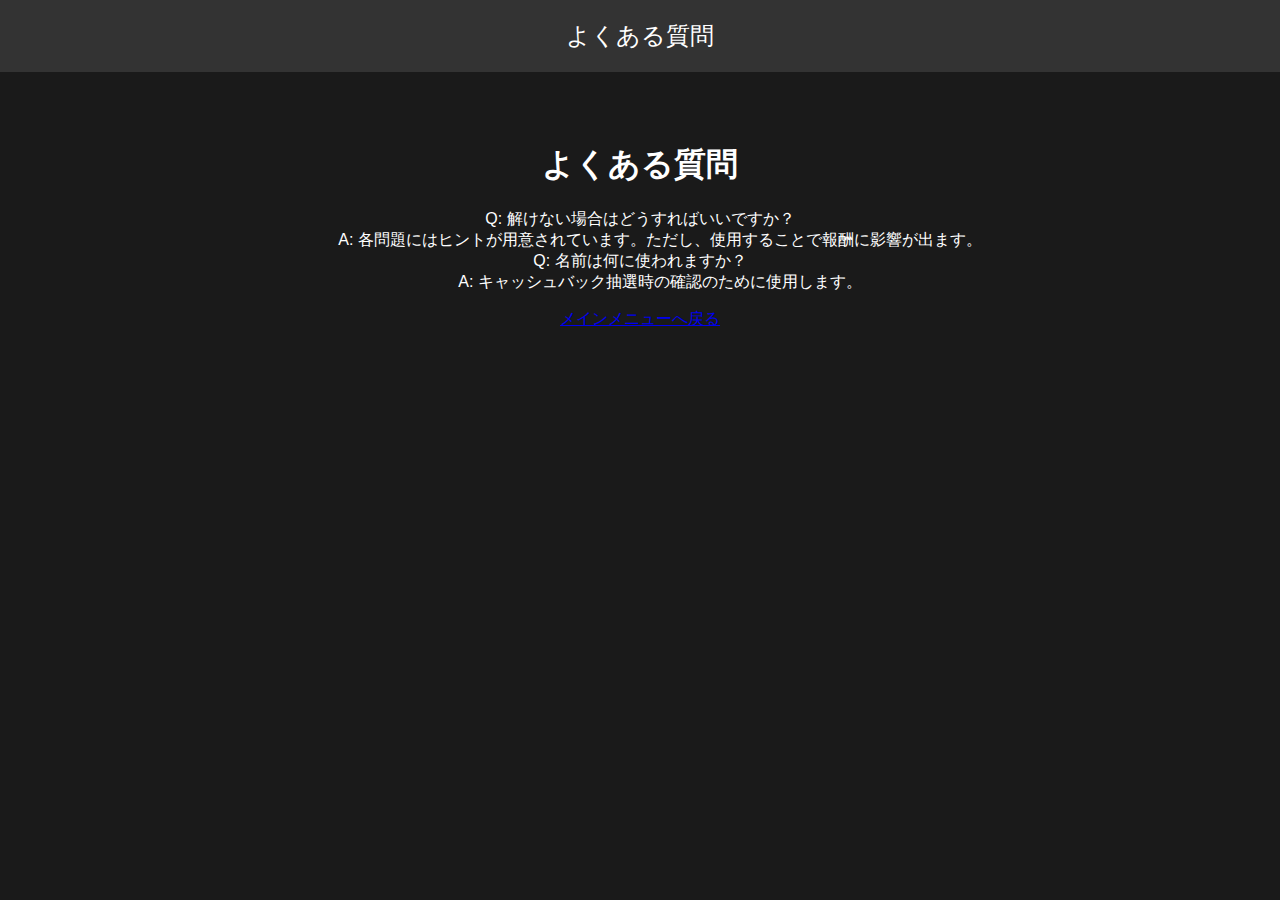
<file: faq.html>
<!DOCTYPE html>
<html lang="ja">
<head>
    <meta charset="UTF-8">
    <meta name="viewport" content="width=device-width, initial-scale=1.0">
    <title>よくある質問</title>
    <link rel="stylesheet" href="styles.css">
</head>
<body>
    <header>よくある質問</header>
    <main>
        <h1>よくある質問</h1>
        <dl>
            <dt>Q: 解けない場合はどうすればいいですか？</dt>
            <dd>A: 各問題にはヒントが用意されています。ただし、使用することで報酬に影響が出ます。</dd>
            <dt>Q: 名前は何に使われますか？</dt>
            <dd>A: キャッシュバック抽選時の確認のために使用します。</dd>
        </dl>
        <a href="index.html">メインメニューへ戻る</a>
    </main>
</body>
</html>
</file>
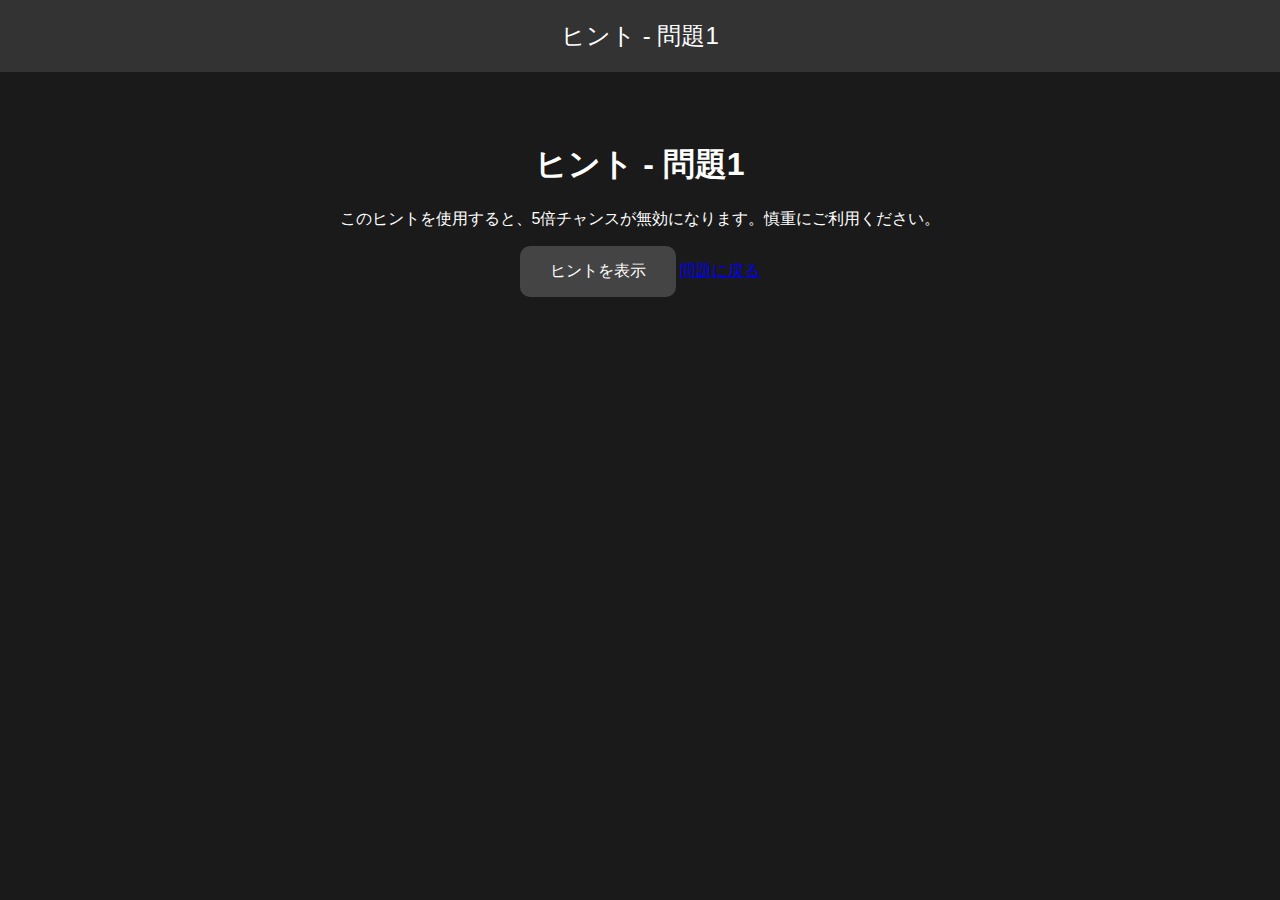
<file: hint1.html>
<!DOCTYPE html>
<html lang="ja">
<head>
    <meta charset="UTF-8">
    <meta name="viewport" content="width=device-width, initial-scale=1.0">
    <title>ヒント - 問題1</title>
    <link rel="stylesheet" href="styles.css">
</head>
<body>
    <header>ヒント - 問題1</header>
    <main>
        <h1>ヒント - 問題1</h1>
        <p>このヒントを使用すると、5倍チャンスが無効になります。慎重にご利用ください。</p>
        <button id="revealHint">ヒントを表示</button>
        <div id="hintContent" style="margin-top: 20px; display: none;">
            <p>ここに問題1の具体的なヒントを記載します。</p>
        </div>
        <a href="question1.html">問題に戻る</a>
    </main>
    <script>
        document.getElementById('revealHint').addEventListener('click', function() {
            // ヒント表示
            document.getElementById('hintContent').style.display = 'block';
            // ヒント利用を記録
            localStorage.setItem('hint_used_question1', 'true');
            alert('ヒントを使用しました。この問題の5倍チャンスは無効になります。');
        });
    </script>
</body>
</html>
</file>
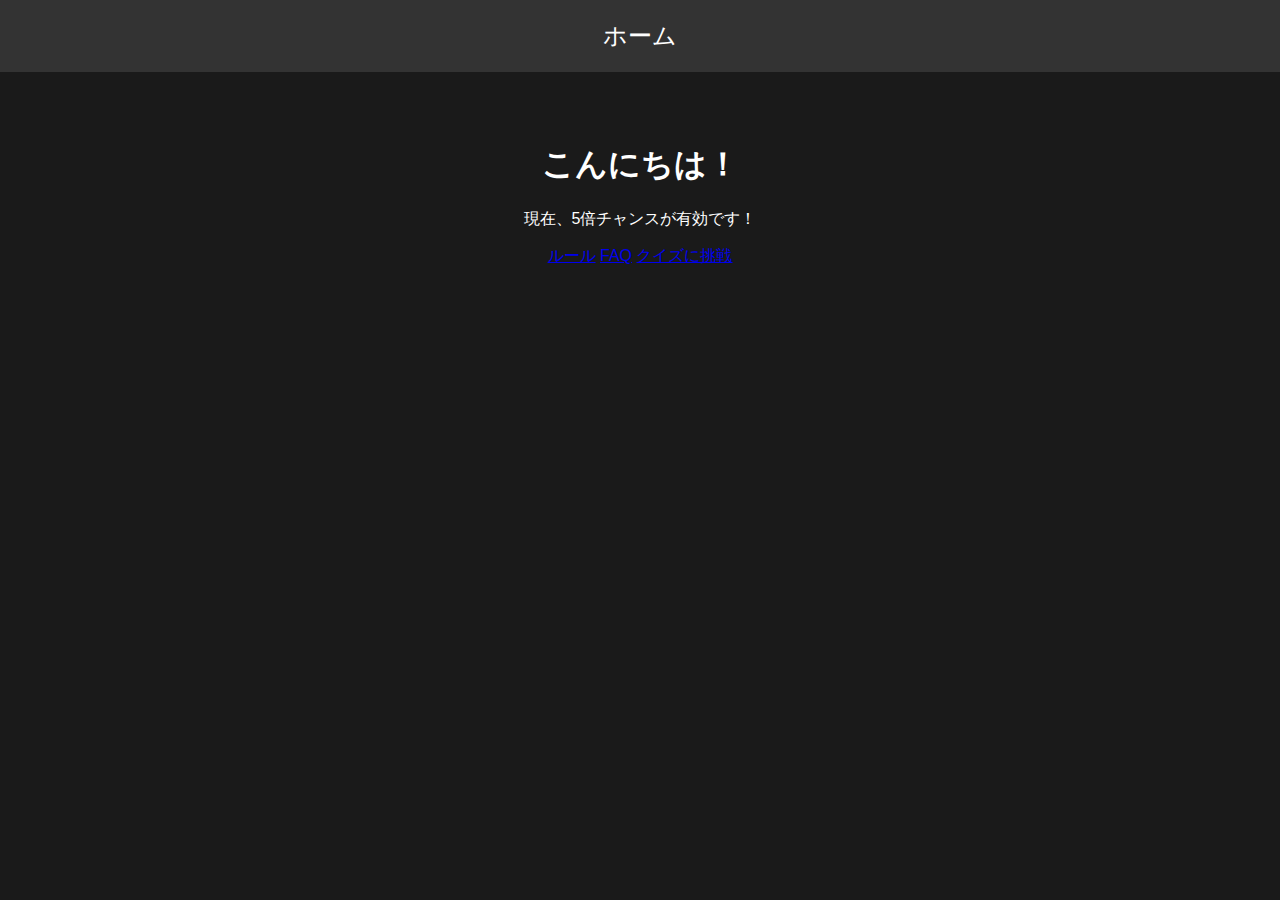
<file: home.html>
<!DOCTYPE html>
<html lang="ja">
<head>
    <meta charset="UTF-8">
    <meta name="viewport" content="width=device-width, initial-scale=1.0">
    <title>ホーム</title>
    <link rel="stylesheet" href="styles.css">
</head>
<body>
    <header>ホーム</header>
   <main>
    <h1 id="greeting">こんにちは！</h1>
    <p id="chanceMessage">判定中...</p>
    <div class="menu">
        <a href="rules.html" class="menu-item">ルール</a>
        <a href="faq.html" class="menu-item">FAQ</a>
        <a href="quiz.html" class="menu-item">クイズに挑戦</a>
    </div>
</main>
<script>
    // ローカルストレージから名前を取得
    const userName = localStorage.getItem('userName');
    const greetingElement = document.getElementById('greeting');
    if (userName) {
        greetingElement.textContent = `${userName}さん、こんにちは！`;
    }

    // ヒント利用状況を確認
    const hintUsedQuestion1 = localStorage.getItem('hint_used_question1') === 'true';
    const hintUsedQuestion2 = localStorage.getItem('hint_used_question2') === 'true';
    const hintUsedQuestion3 = localStorage.getItem('hint_used_question3') === 'true';
    const hintUsedQuestion4 = localStorage.getItem('hint_used_question4') === 'true';

    // 5倍チャンスの判定
    const fiveTimesChance = !(hintUsedQuestion1 || hintUsedQuestion2 || hintUsedQuestion3 || hintUsedQuestion4);

    const chanceMessage = document.getElementById('chanceMessage');
    if (fiveTimesChance) {
        chanceMessage.textContent = '現在、5倍チャンスが有効です！';
    } else {
        chanceMessage.textContent = 'ヒントを使用したため、5倍チャンスは無効です。';
    }
</script>
</body>
</html>
</file>
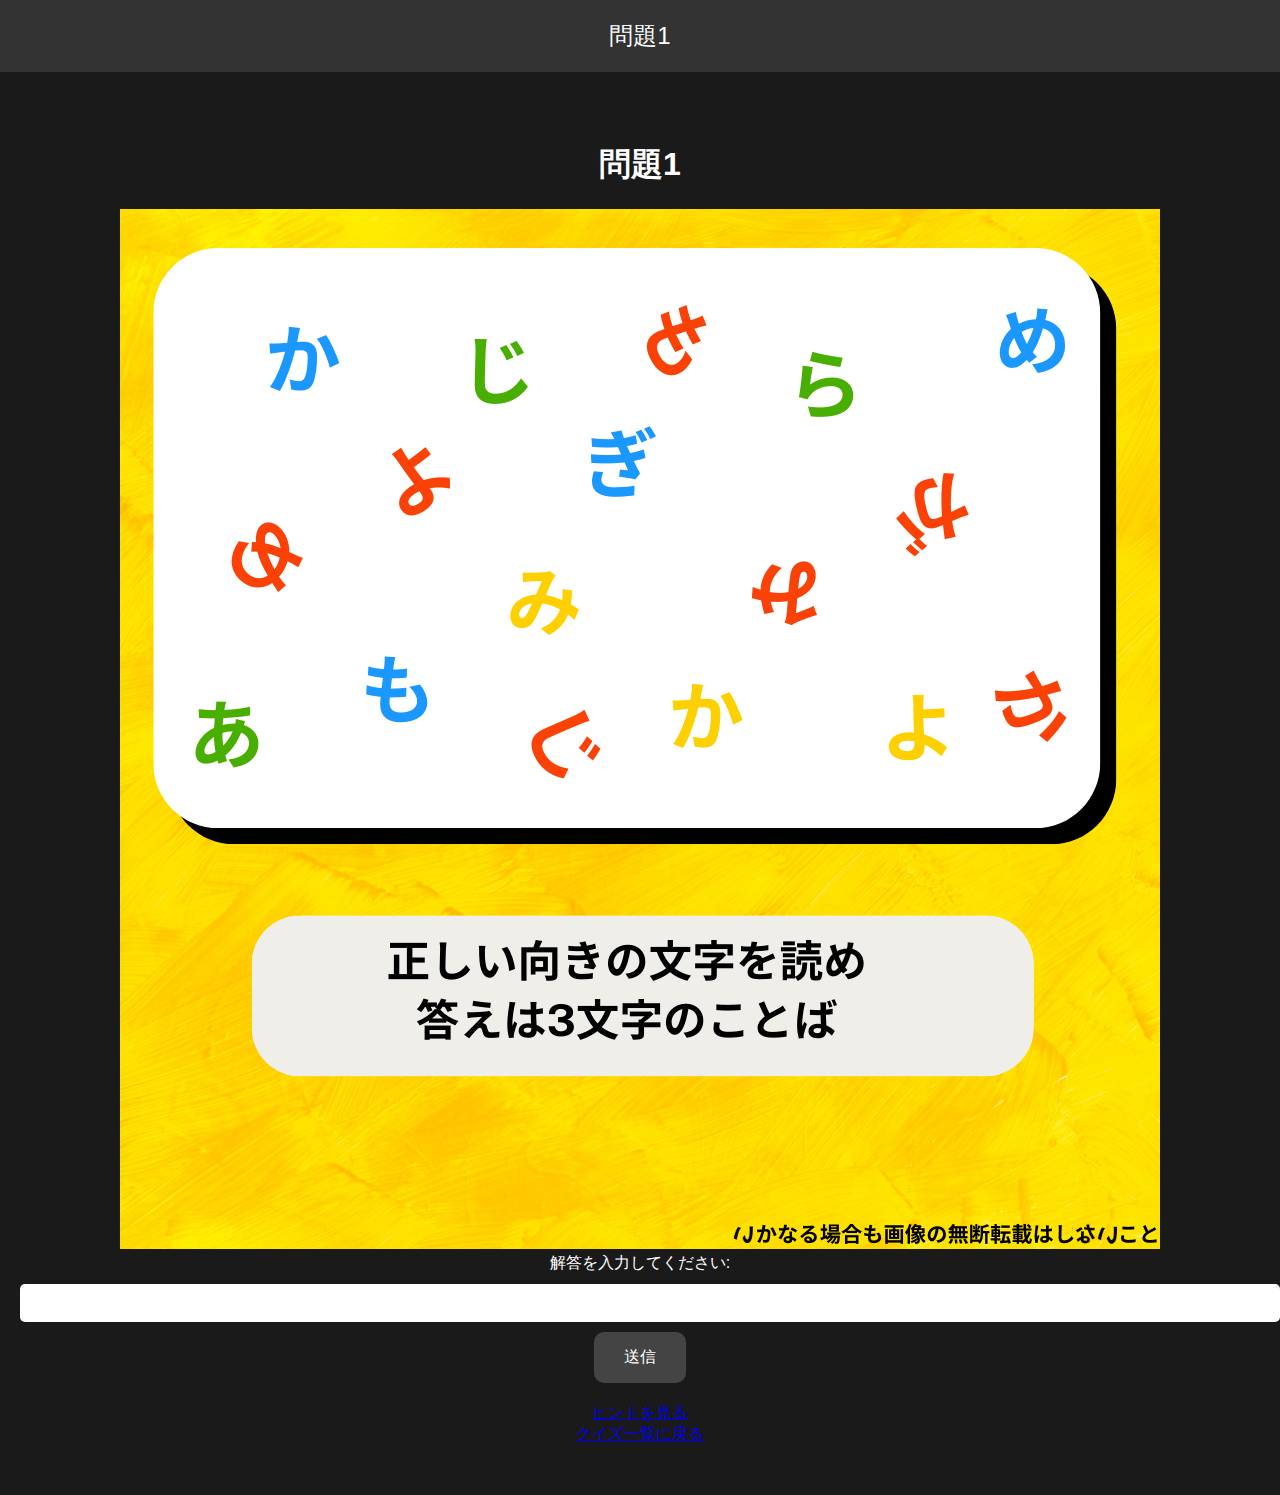
<file: question1.html>
<!DOCTYPE html>
<html lang="ja">
<head>
    <meta charset="UTF-8">
    <meta name="viewport" content="width=device-width, initial-scale=1.0">
    <title>問題1</title>
    <link rel="stylesheet" href="styles.css">
</head>
<body>
    <header>問題1</header>
    <main>
        <h1>問題1</h1>
        <img src="images/Q1.png" alt="問題1の画像" style="max-width: 100%; height: auto;">
        <form id="answerForm">
            <label for="answer">解答を入力してください:</label>
            <input type="text" id="answer" name="answer" required>
            <button type="submit">送信</button>
        </form>
        <div id="result" style="margin-top: 20px; color: yellow;"></div>
        <div class="menu">
            <a href="hint1.html" class="menu-item">ヒントを見る</a> <!-- ヒントリンク追加 -->
        </div>
        <a href="quiz.html">クイズ一覧に戻る</a>
    </main>
    <script>
       
        document.getElementById('answerForm').addEventListener('submit', function(e) {
            e.preventDefault();
            const answer = document.getElementById('answer').value.trim();
            const correctAnswer = "いない"; // 正解を設定

            if (answer === correctAnswer) {
                localStorage.setItem('correctQ1', 'true'); // 正解状況を保存
                alert('正解です！ホーム画面で正解状況を確認してください。');
                window.location.href = 'home.html'; // ホーム画面に戻る
            } else {
                alert('不正解です。もう一度挑戦してください。');
            }
        });
    </script>
</body>
</html>
</file>
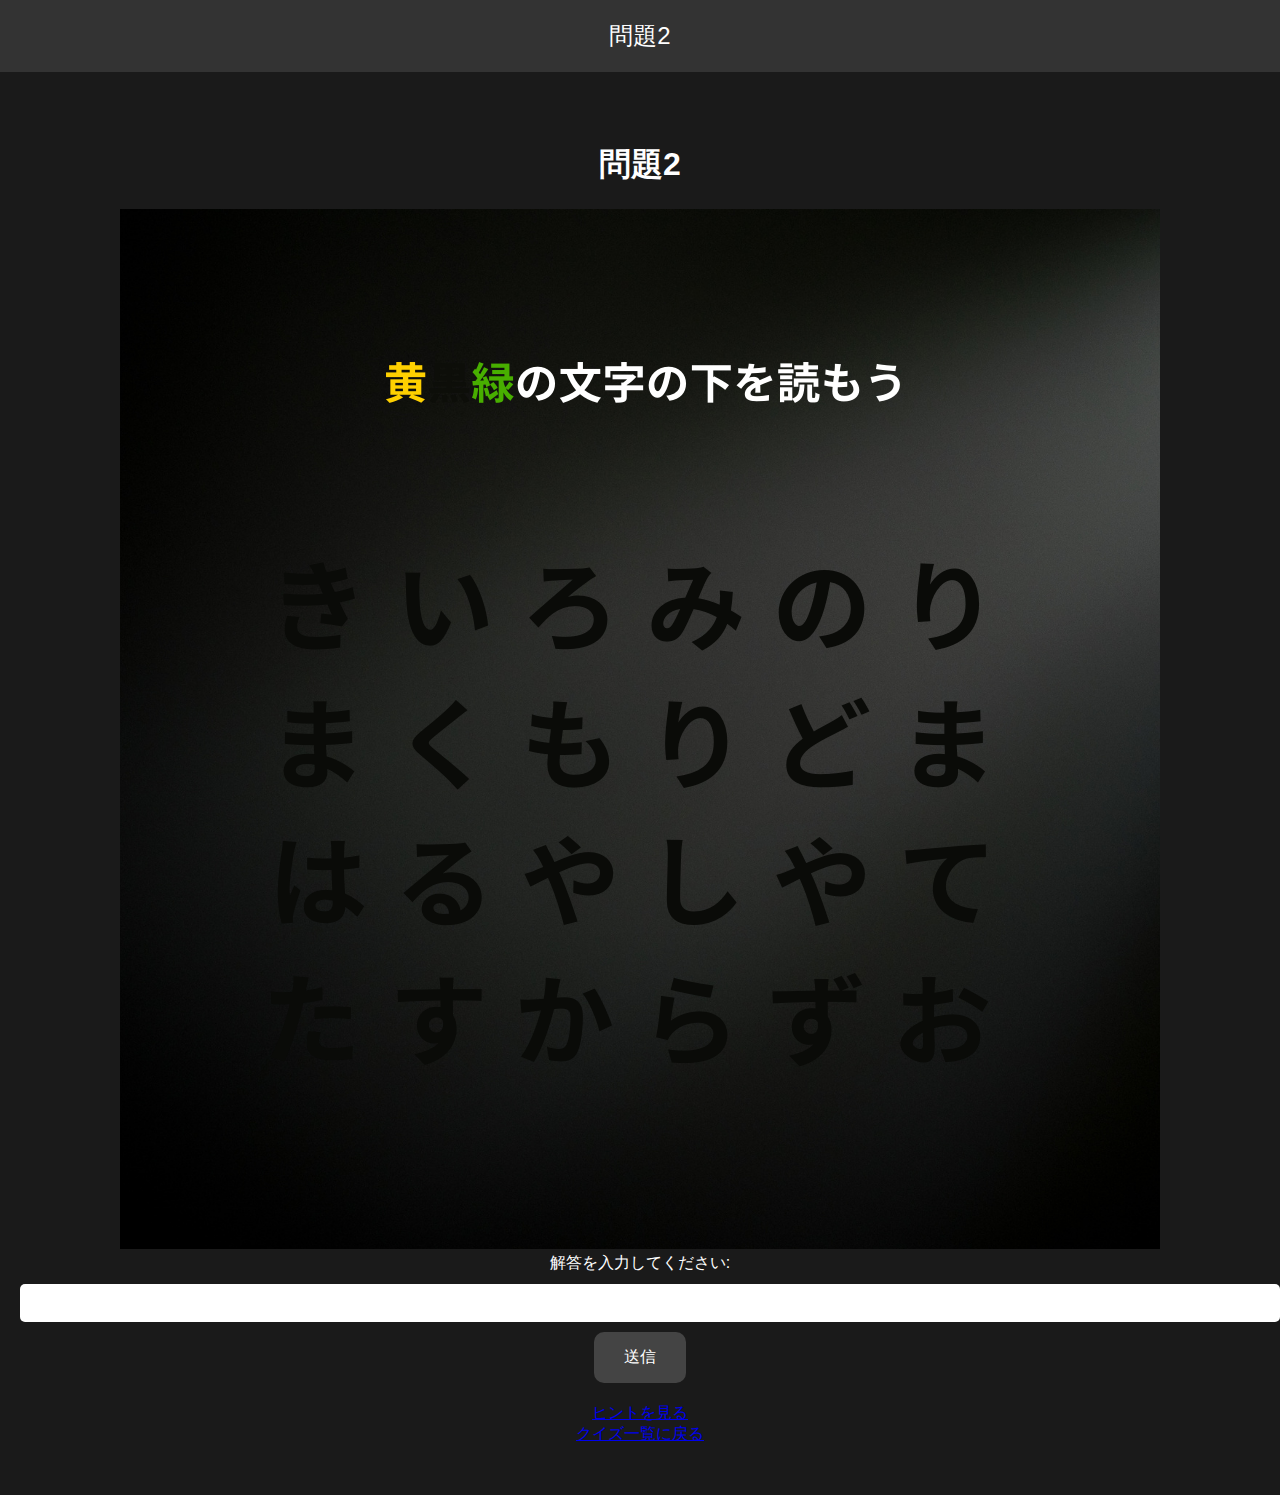
<file: question2.html>
<!DOCTYPE html>
<html lang="ja">
<head>
    <meta charset="UTF-8">
    <meta name="viewport" content="width=device-width, initial-scale=1.0">
    <title>問題2</title>
    <link rel="stylesheet" href="styles.css">
</head>
<body>
    <header>問題2</header>
    <main>
        <h1>問題2</h1>
        <img src="images/Q2.png" alt="問題2の画像" style="max-width: 100%; height: auto;">
        <form id="answerForm">
            <label for="answer">解答を入力してください:</label>
            <input type="text" id="answer" name="answer" required>
            <button type="submit">送信</button>
        </form>
        <div id="result" style="margin-top: 20px; color: yellow;"></div>
        <div class="menu">
            <a href="hint2.html" class="menu-item">ヒントを見る</a> <!-- ヒントリンク追加 -->
        </div>
        <a href="quiz.html">クイズ一覧に戻る</a>
    </main>
    <script>
        // ページ読み込み時に正解済みか確認し、ロック
        if (localStorage.getItem('correctQ2') === 'true') {
            alert('この問題はすでに正解済みです。');
            window.location.href = 'quiz.html'; // クイズ選択画面に戻す
        }

        document.getElementById('answerForm').addEventListener('submit', function(e) {
            e.preventDefault();
            const answer = document.getElementById('answer').value.trim();
            const correctAnswer = "まるもりやま"; // 正解を設定

            if (answer === correctAnswer) {
                localStorage.setItem('correctQ2', 'true'); // 正解状況を保存
                alert('正解です！ホーム画面で正解状況を確認してください。');
                window.location.href = 'home.html'; // ホーム画面に戻る
            } else {
                alert('不正解です。もう一度挑戦してください。');
            }
        });
    </script>
</body>
</html>
</file>
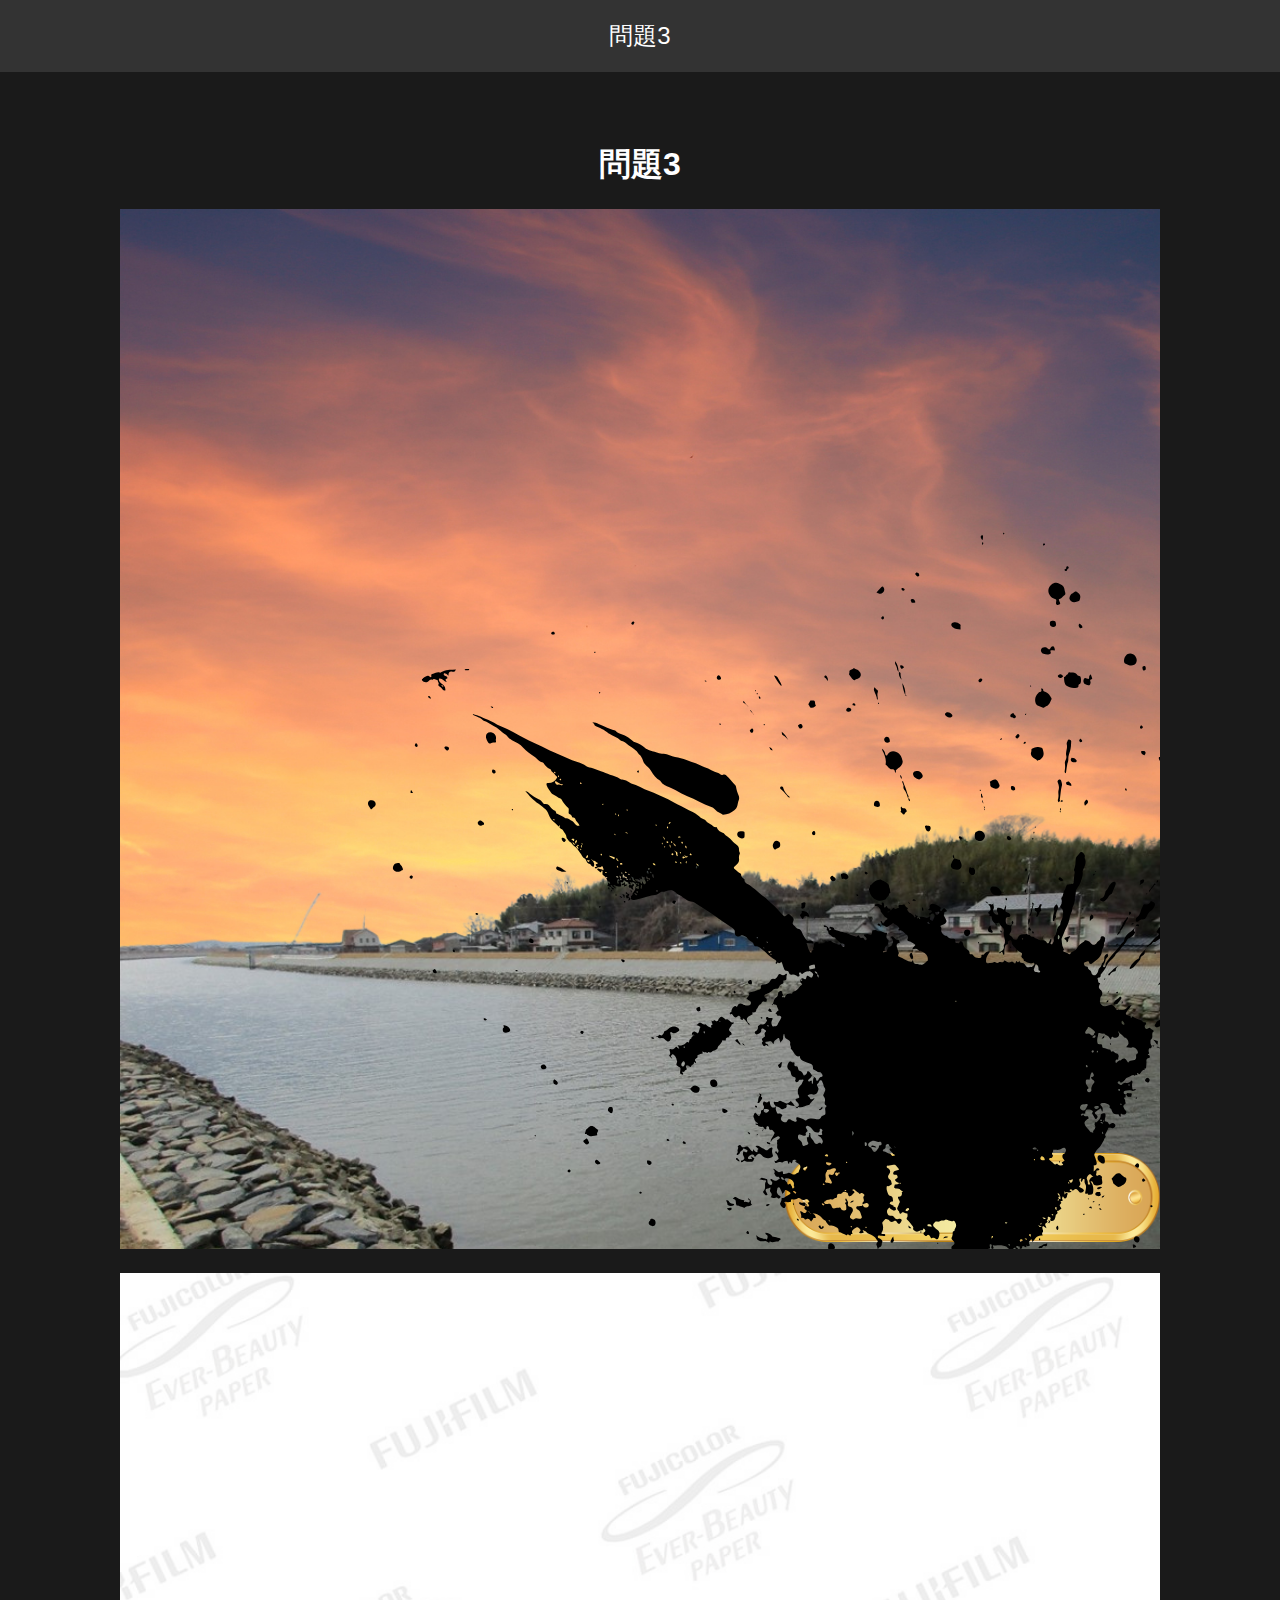
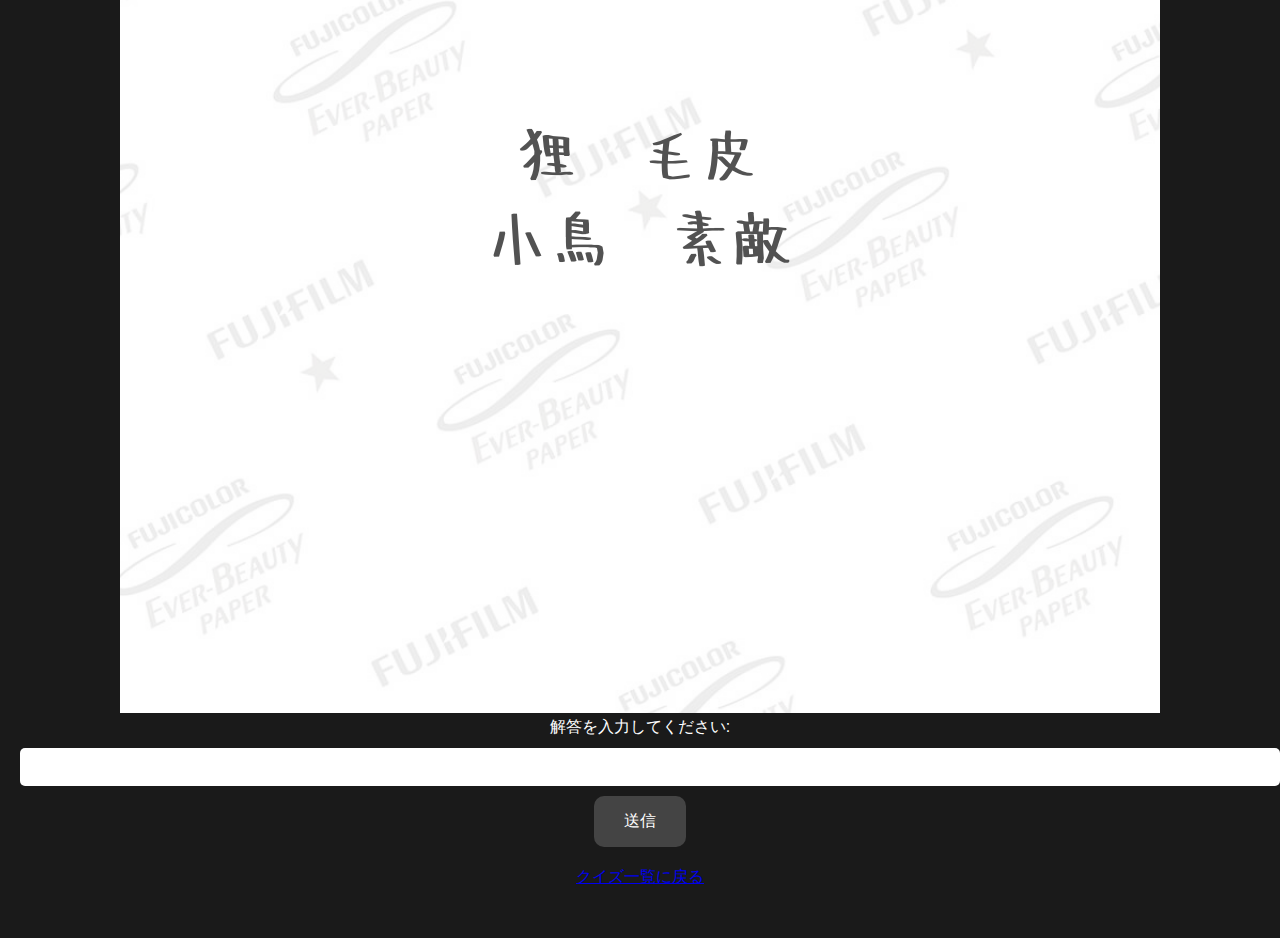
<file: question3.html>
<!DOCTYPE html>
<html lang="ja">
<head>
    <meta charset="UTF-8">
    <meta name="viewport" content="width=device-width, initial-scale=1.0">
    <title>問題3</title>
    <link rel="stylesheet" href="styles.css">
</head>
<body>
    <header>問題3</header>
    <main>
        <h1>問題3</h1>
        <img src="images/Q3V1.png" alt="問題3の画像1" style="max-width: 100%; height: auto;">
        <img src="images/Q3V2.png" alt="問題3の画像2" style="max-width: 100%; height: auto; margin-top: 20px;">
        <form id="answerForm">
            <label for="answer">解答を入力してください:</label>
            <input type="text" id="answer" name="answer" required>
            <button type="submit">送信</button>
        </form>
        <div id="result" style="margin-top: 20px; color: yellow;"></div>
        <a href="quiz.html">クイズ一覧に戻る</a>
    </main>
    <script>
        document.getElementById('answerForm').addEventListener('submit', function(e) {
            e.preventDefault();
            const answer = document.getElementById('answer').value.trim();
            const correctAnswer = "まのがわ"; // 正解を設定
            const result = document.getElementById('result');

            if (answer === correctAnswer) {
                result.textContent = "正解です！次の問題に進んでください。";
            } else {
                result.textContent = "不正解です。もう一度挑戦してください。";
            }
        });
    </script>
</body>
</html>
</file>
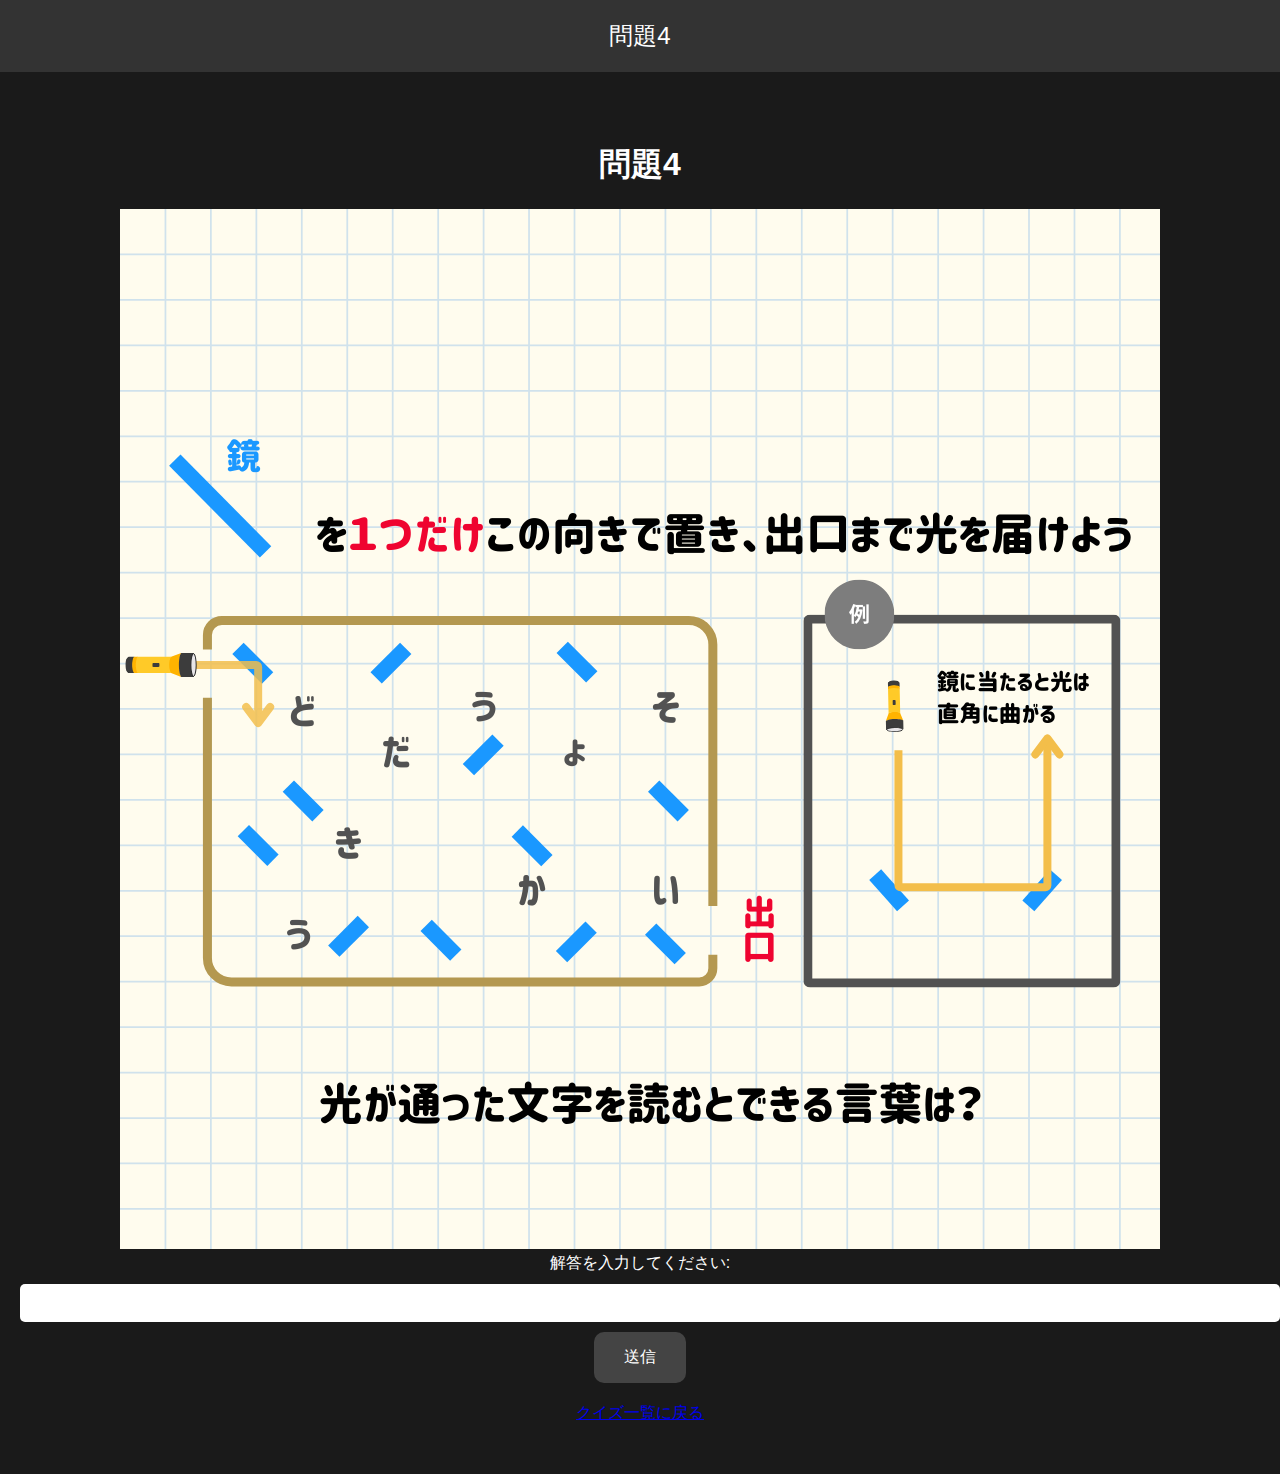
<file: question4.html>
<!DOCTYPE html>
<html lang="ja">
<head>
    <meta charset="UTF-8">
    <meta name="viewport" content="width=device-width, initial-scale=1.0">
    <title>問題4</title>
    <link rel="stylesheet" href="styles.css">
</head>
<body>
    <header>問題4</header>
    <main>
        <h1>問題4</h1>
        <img src="images/Q4.png" alt="問題4の画像" style="max-width: 100%; height: auto;">
        <form id="answerForm">
            <label for="answer">解答を入力してください:</label>
            <input type="text" id="answer" name="answer" required>
            <button type="submit">送信</button>
        </form>
        <div id="result" style="margin-top: 20px; color: yellow;"></div>
        <a href="quiz.html">クイズ一覧に戻る</a>
    </main>
    <script>
    document.getElementById('answerForm').addEventListener('submit', function(e) {
        e.preventDefault();
        const answer = document.getElementById('answer').value.trim();
        const correctAnswer = "きょだい"; // 正解を設定
        const result = document.getElementById('result');

        if (answer === correctAnswer) {
            // 正解時の処理
            result.textContent = "正解です！ホーム画面で正解状況を確認してください。";
            localStorage.setItem('correctQ2', 'true'); // 問題2の正解状況を保存
            alert('この問題は正解済みになりました。');
            setTimeout(() => {
                window.location.href = 'home.html'; // ホーム画面にリダイレクト
            }, 2000);
        } else {
            // 不正解時の処理
            result.textContent = "不正解です。もう一度挑戦してください。";
        }
    });

    // ページ読み込み時に問題のロックを確認
    window.onload = function() {
        if (localStorage.getItem('correctQ2') === 'true') {
            alert('この問題はすでに正解済みです。');
            window.location.href = 'quiz.html'; // クイズ選択画面にリダイレクト
        }
    };
</script>

</body>
</html>
</file>
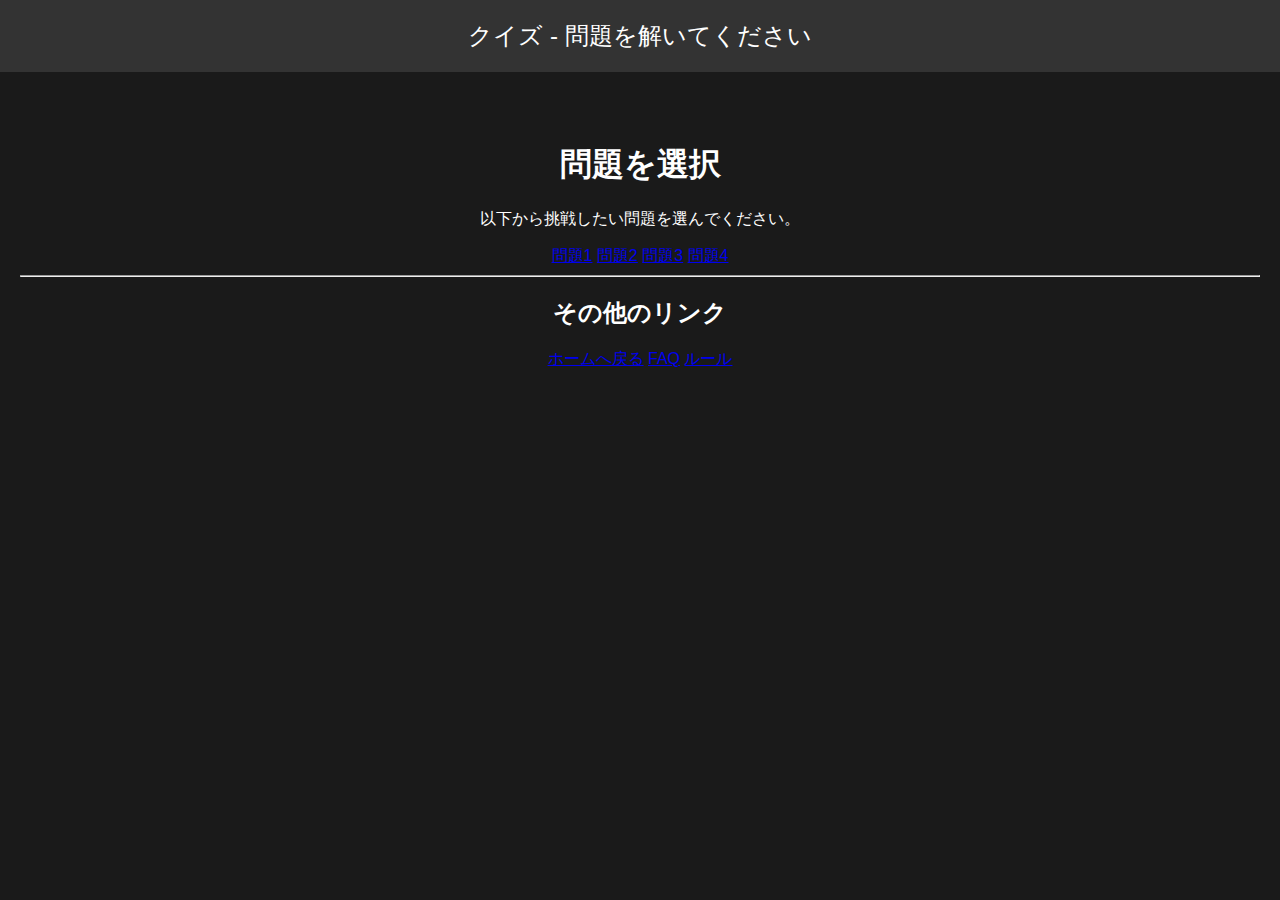
<file: quiz.html>
<!DOCTYPE html>
<html lang="ja">
<head>
    <meta charset="UTF-8">
    <meta name="viewport" content="width=device-width, initial-scale=1.0">
    <title>クイズ</title>
    <link rel="stylesheet" href="styles.css">
</head>
<body>
    <header>クイズ - 問題を解いてください</header>
    <main>
        <h1>問題を選択</h1>
        <p>以下から挑戦したい問題を選んでください。</p>
        <div class="menu">
            <a href="question1.html" class="menu-item">問題1</a>
            <a href="question2.html" class="menu-item">問題2</a>
            <a href="question3.html" class="menu-item">問題3</a>
            <a href="question4.html" class="menu-item">問題4</a>
        </div>
        <hr>
        <h2>その他のリンク</h2>
        <div class="menu">
            <a href="home.html" class="menu-item">ホームへ戻る</a>
            <a href="faq.html" class="menu-item">FAQ</a>
            <a href="rules.html" class="menu-item">ルール</a>
        </div>
    </main>
</body>
</html>
</file>
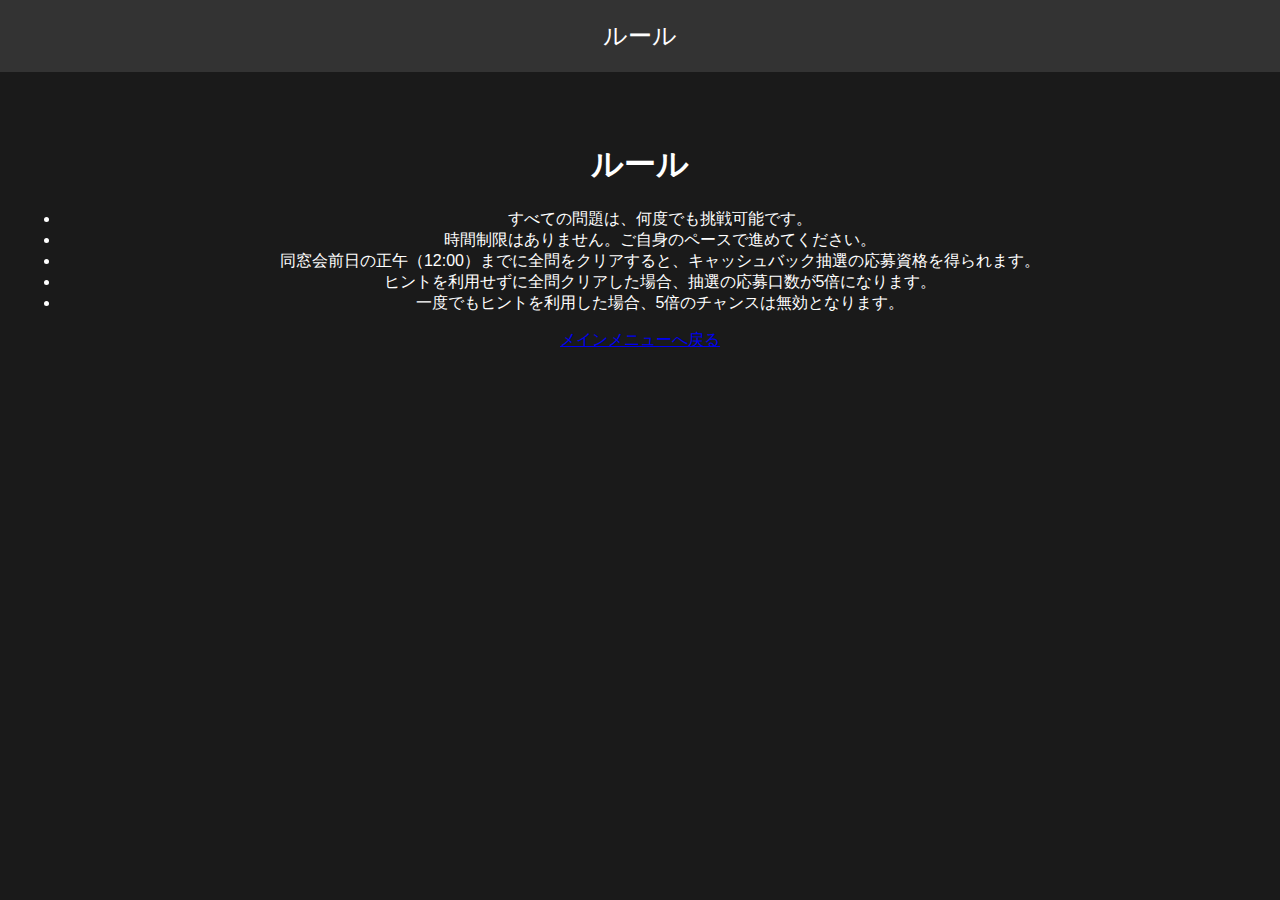
<file: rules.html>
<!DOCTYPE html>
<html lang="ja">
<head>
    <meta charset="UTF-8">
    <meta name="viewport" content="width=device-width, initial-scale=1.0">
    <title>ルール</title>
    <link rel="stylesheet" href="styles.css">
</head>
<body>
    <header>ルール</header>
    <main>
        <h1>ルール</h1>
        <ul>
            <li>すべての問題は、何度でも挑戦可能です。</li>
            <li>時間制限はありません。ご自身のペースで進めてください。</li>
            <li>同窓会前日の正午（12:00）までに全問をクリアすると、キャッシュバック抽選の応募資格を得られます。</li>
            <li>ヒントを利用せずに全問クリアした場合、抽選の応募口数が5倍になります。</li>
            <li>一度でもヒントを利用した場合、5倍のチャンスは無効となります。</li>
        </ul>
        <a href="index.html">メインメニューへ戻る</a>
    </main>
</body>
</html>
</file>
<file: styles.css>
/* 共通スタイル */
body {
    font-family: Arial, sans-serif;
    background-color: #1a1a1a;
    color: #ffffff;
    text-align: center;
    margin: 0;
    padding: 0;
}

/* ヘッダー */
header {
    padding: 20px;
    background-color: #333333;
    font-size: 24px;
}

/* メイン */
main {
    padding: 50px 20px;
}

/* 入力フォーム */
.input-container {
    margin: 30px auto;
    width: 300px;
    text-align: left;
}

label {
    display: block;
    margin-bottom: 10px;
    font-size: 16px;
}

input[type="text"] {
    width: 100%;
    padding: 10px;
    margin-bottom: 10px;
    border: none;
    border-radius: 5px;
    font-size: 16px;
}

/* 注意書き */
.notice {
    font-size: 12px;
    color: #cccccc;
    margin-bottom: 20px;
}

/* ボタン */
button {
    background-color: #444444;
    color: #ffffff;
    padding: 15px 30px;
    border: none;
    border-radius: 10px;
    font-size: 16px;
    cursor: pointer;
}

button:hover {
    background-color: #666666;
}
</file>
